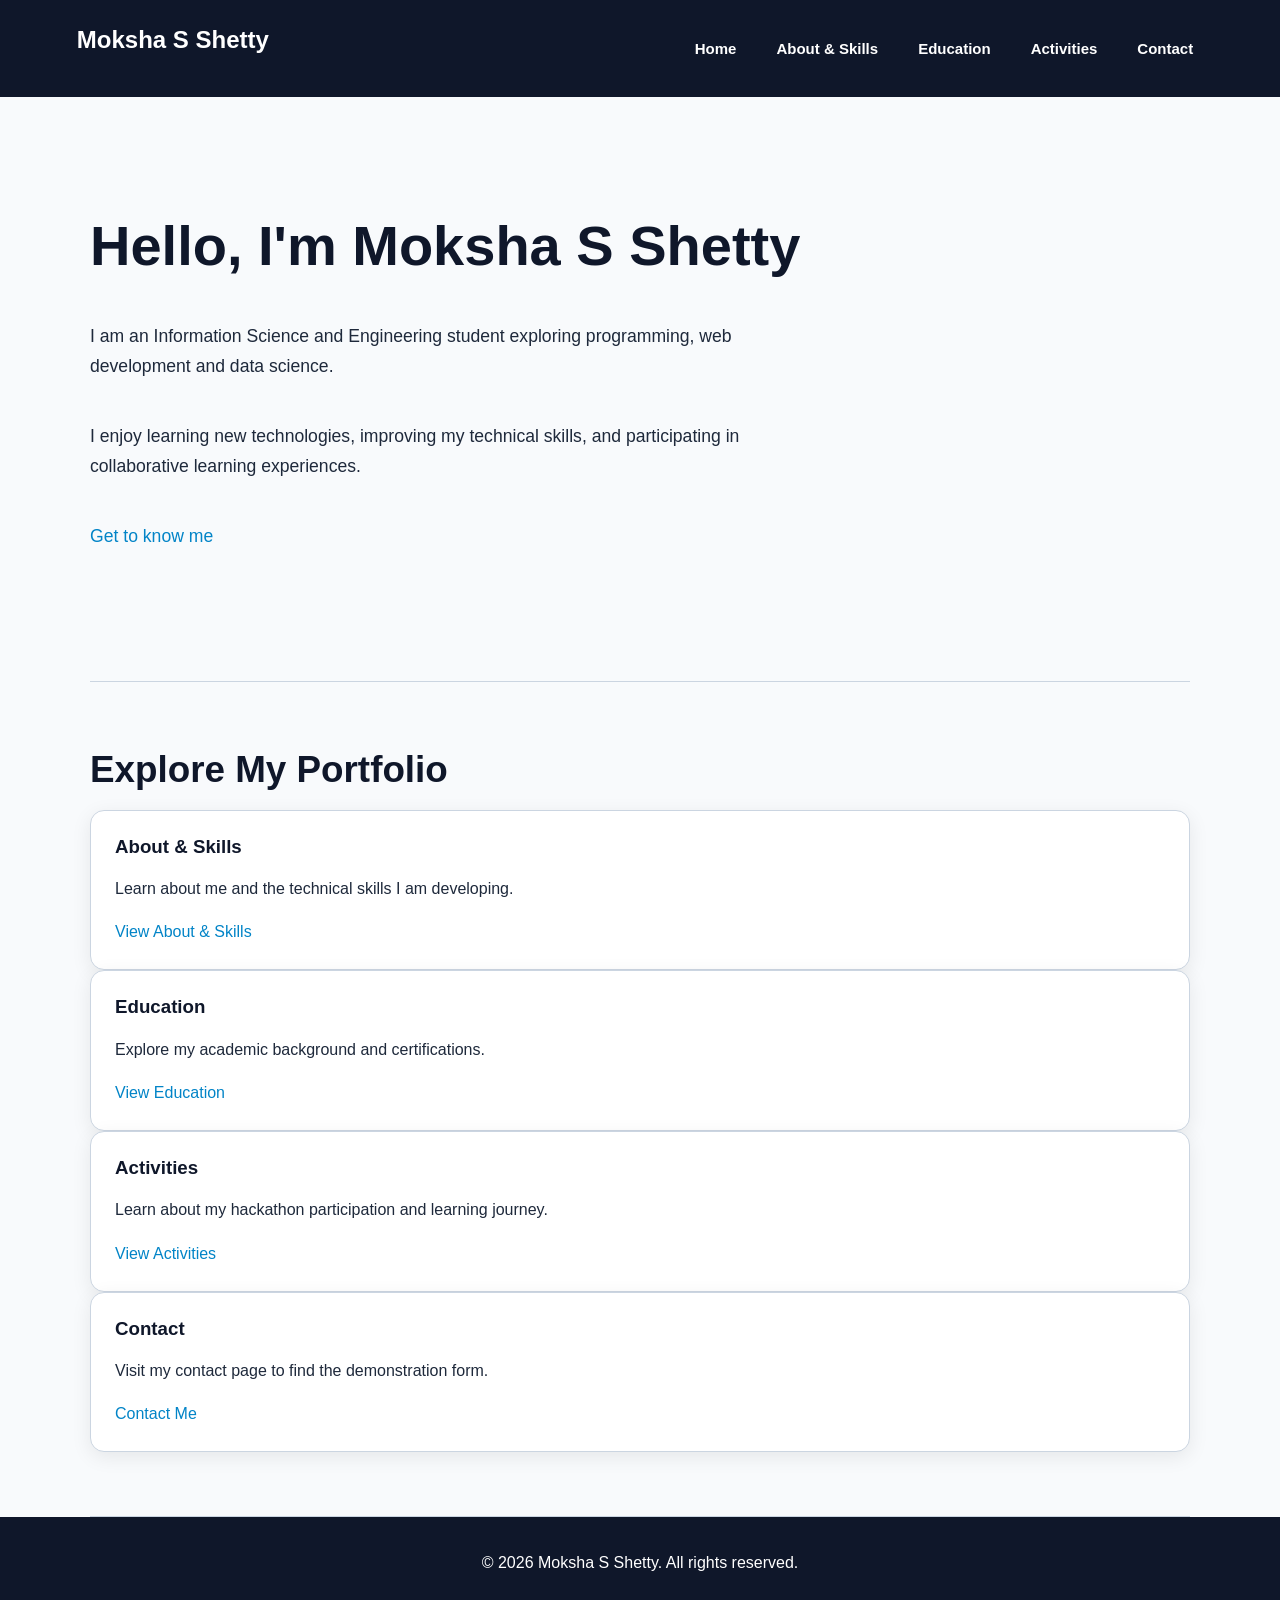
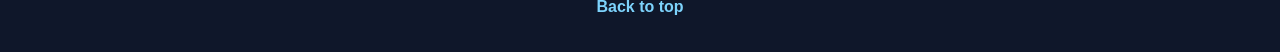
<file: index.html>
<!DOCTYPE html>
<html lang="en">
<head>
    <meta charset="UTF-8">
    <meta name="viewport" content="width=device-width, initial-scale=1.0">

    <title>Moksha S Shetty | Student Portfolio</title>
    <meta name="description" content="Welcome to the portfolio of Moksha S Shetty, an Information Science and Engineering student interested in programming, cybersecurity, and data science.">
    <meta name="author" content="Moksha S Shetty">

    <link rel="stylesheet" href="style.css">
</head>

<body>
    <a class="skip-link" href="#main-content">
        Skip to main content
    </a>

    <header>
        <p><strong>Moksha S Shetty</strong></p>

        <nav aria-label="Main navigation">
            <ul>
                <li><a href="index.html" aria-current="page">Home</a></li>
                <li><a href="about.html">About &amp; Skills</a></li>
                <li><a href="education.html">Education</a></li>
                <li><a href="activities.html">Activities</a></li>
                <li><a href="contact.html">Contact</a></li>
            </ul>
        </nav>
    </header>

    <main id="main-content">
        <section class="intro" aria-labelledby="intro-heading">
            <h1 id="intro-heading">Hello, I'm Moksha S Shetty</h1>

            <p>
                I am an Information Science and Engineering student
                exploring programming, web development and data science.
            </p>

            <p>
                I enjoy learning new technologies, improving my
                technical skills, and participating in collaborative
                learning experiences.
            </p>

            <p>
                <a href="about.html">Get to know me</a>
            </p>
        </section>

        <section aria-labelledby="explore-heading">
            <h2 id="explore-heading">Explore My Portfolio</h2>

            <article class="card">
                <h3>About &amp; Skills</h3>
                <p>Learn about me and the technical skills I am developing.</p>
                <a href="about.html">View About &amp; Skills</a>
            </article>

            <article class="card">
                <h3>Education</h3>
                <p>Explore my academic background and certifications.</p>
                <a href="education.html">View Education</a>
            </article>

            <article class="card">
                <h3>Activities</h3>
                <p>Learn about my hackathon participation and learning journey.</p>
                <a href="activities.html">View Activities</a>
            </article>

            <article class="card">
                <h3>Contact</h3>
                <p>Visit my contact page to find the demonstration form.</p>
                <a href="contact.html">Contact Me</a>
            </article>
        </section>
    </main>

    <footer>
        <p>
            &copy; <time datetime="2026">2026</time>
            Moksha S Shetty. All rights reserved.
        </p>

        <nav aria-label="Footer navigation">
            <a href="#main-content">Back to top</a>
        </nav>
    </footer>
</body>
</html>
</file>
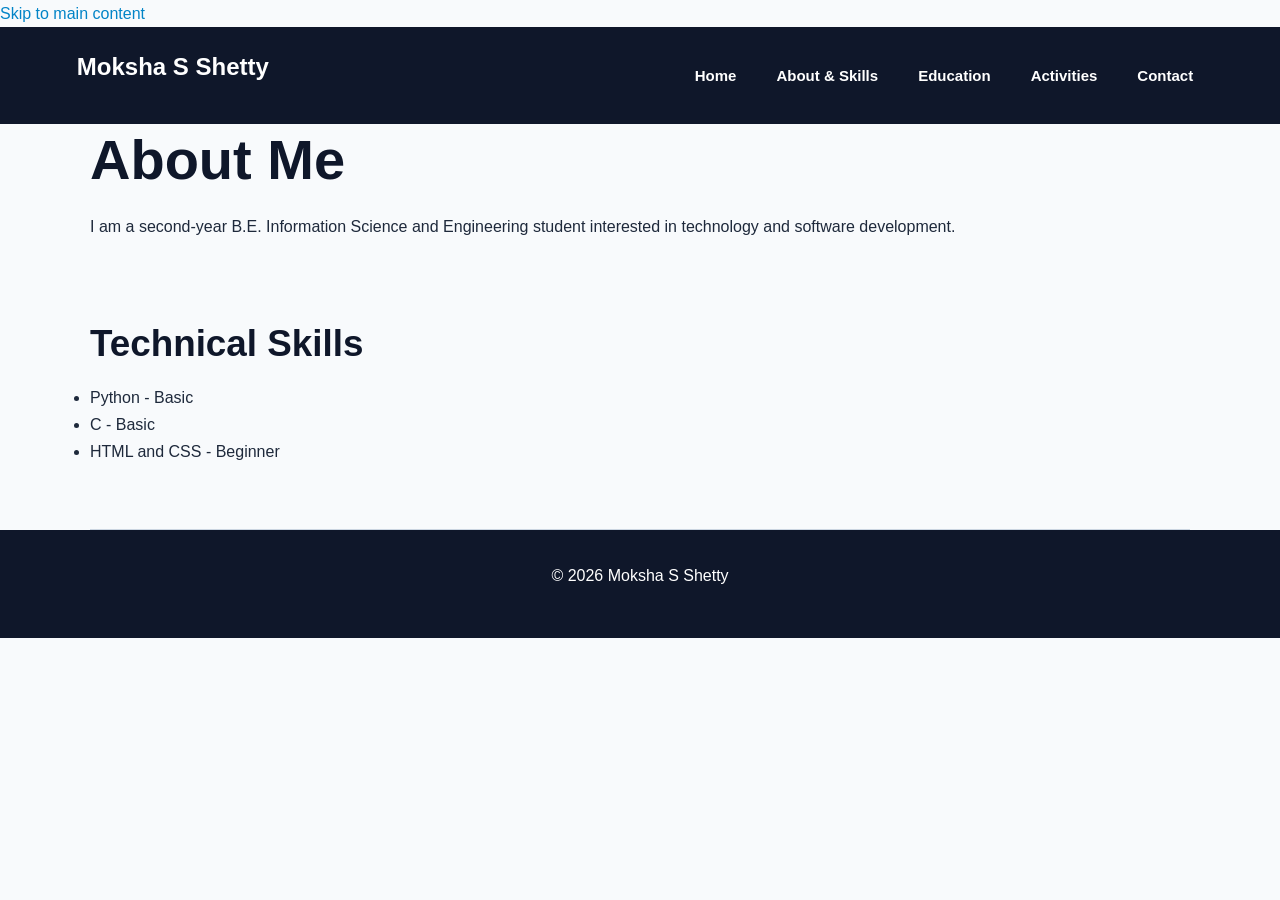
<file: about.html>
<!DOCTYPE html>
<html lang="en">
<head>
    <meta charset="UTF-8">
    <meta name="viewport" content="width=device-width, initial-scale=1.0">
    <meta name="description" content="Learn about my background and technical skills.">
    <title>About & Skills | Moksha S Shetty</title>
    <link rel="stylesheet" href="style.css">
</head>
<body>
    <a href="#main-content">Skip to main content</a>

    <header>
        <p><strong>Moksha S Shetty</strong></p>
        <nav aria-label="Main navigation">
            <ul>
                <li><a href="index.html">Home</a></li>
                <li><a href="about.html" aria-current="page">About &amp; Skills</a></li>
                <li><a href="education.html">Education</a></li>
                <li><a href="activities.html">Activities</a></li>
                <li><a href="contact.html">Contact</a></li>
            </ul>
        </nav>
    </header>

    <main id="main-content">
        <h1>About Me</h1>
        <p>I am a second-year B.E. Information Science and Engineering student interested in technology and software development.</p>

        <section>
            <h2>Technical Skills</h2>
            <ul>
                <li>Python - Basic</li>
                <li>C - Basic</li>
                <li>HTML and CSS - Beginner</li>
            </ul>
        </section>
    </main>

    <footer>
        <p>&copy; 2026 Moksha S Shetty</p>
    </footer>
</body>
</html>
</file>
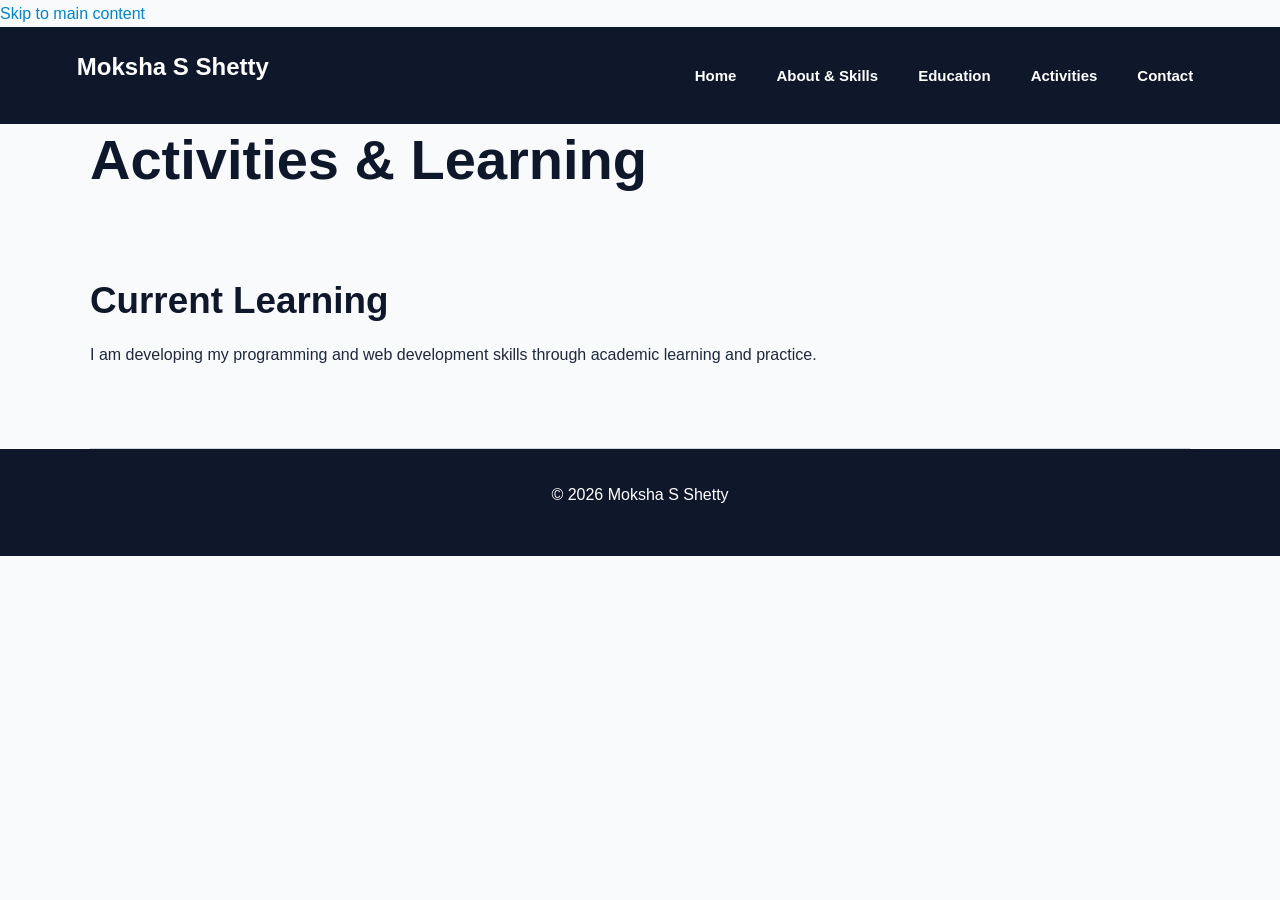
<file: activities.html>
<!DOCTYPE html>
<html lang="en">
<head>
    <meta charset="UTF-8">
    <meta name="viewport" content="width=device-width, initial-scale=1.0">
    <meta name="description" content="My hackathon participation and learning activities.">
    <title>Activities | Moksha S Shetty</title>
    <link rel="stylesheet" href="style.css">
</head>
<body>
    <a href="#main-content">Skip to main content</a>

    <header>
        <p><strong>Moksha S Shetty</strong></p>
        <nav aria-label="Main navigation">
            <ul>
                <li><a href="index.html">Home</a></li>
                <li><a href="about.html">About &amp; Skills</a></li>
                <li><a href="education.html">Education</a></li>
                <li><a href="activities.html" aria-current="page">Activities</a></li>
                <li><a href="contact.html">Contact</a></li>
            </ul>
        </nav>
    </header>

    <main id="main-content">
        <h1>Activities & Learning</h1>

        <section>
            <h2>Current Learning</h2>
            <p>I am developing my programming and web development skills through academic learning and practice.</p>
        </section>
    </main>

    <footer>
        <p>&copy; 2026 Moksha S Shetty</p>
    </footer>
</body>
</html>
</file>
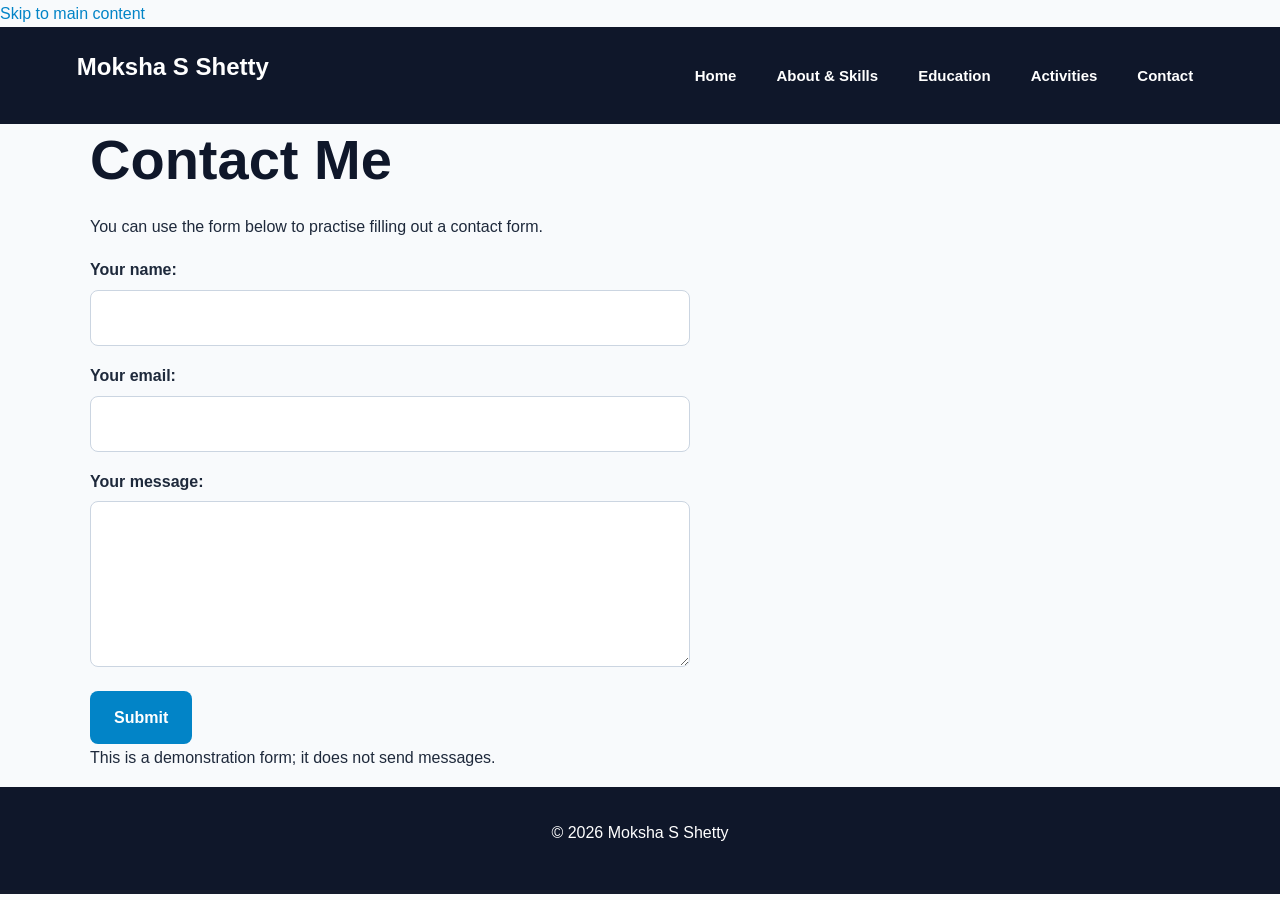
<file: contact.html>
<!DOCTYPE html>
<html lang="en">
<head>
    <meta charset="UTF-8">
    <meta name="viewport" content="width=device-width, initial-scale=1.0">
    <meta name="description" content="Contact me through my portfolio contact form.">
    <title>Contact | Moksha S Shetty</title>
    <link rel="stylesheet" href="style.css">
</head>
<body>
    <a href="#main-content">Skip to main content</a>

    <header>
        <p><strong>Moksha S Shetty</strong></p>
        <nav aria-label="Main navigation">
            <ul>
                <li><a href="index.html">Home</a></li>
                <li><a href="about.html">About &amp; Skills</a></li>
                <li><a href="education.html">Education</a></li>
                <li><a href="activities.html">Activities</a></li>
                <li><a href="contact.html" aria-current="page">Contact</a></li>
            </ul>
        </nav>
    </header>

    <main id="main-content">
        <h1>Contact Me</h1>
        <p>You can use the form below to practise filling out a contact form.</p>

        <form action="#" method="get">
            <p>
                <label for="name">Your name:</label>
                <input type="text" id="name" name="name" autocomplete="name" required>
            </p>

            <p>
                <label for="email">Your email:</label>
                <input type="email" id="email" name="email" autocomplete="email" required>
            </p>

            <p>
                <label for="message">Your message:</label>
                <textarea id="message" name="message" rows="5" required></textarea>
            </p>

            <button type="submit">Submit</button>
        </form>

        <p>This is a demonstration form; it does not send messages.</p>
    </main>

    <footer>
        <p>&copy; 2026 Moksha S Shetty</p>
    </footer>
</body>
</html>
</file>
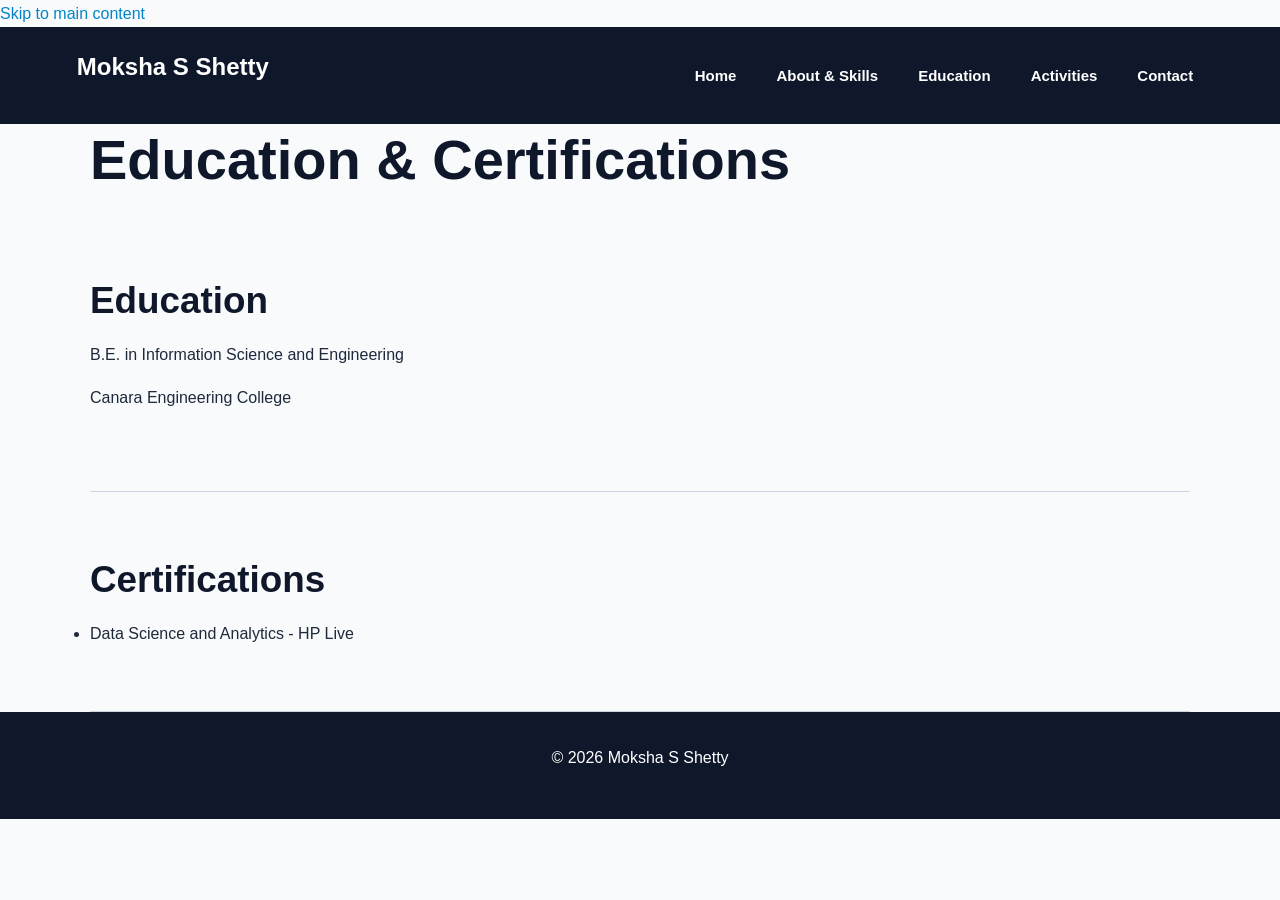
<file: education.html>
<!DOCTYPE html>
<html lang="en">
<head>
    <meta charset="UTF-8">
    <meta name="viewport" content="width=device-width, initial-scale=1.0">
    <meta name="description" content="My education and completed certifications.">
    <title>Education | Moksha S Shetty</title>
    <link rel="stylesheet" href="style.css">
</head>
<body>
    <a href="#main-content">Skip to main content</a>

    <header>
        <p><strong>Moksha S Shetty</strong></p>
        <nav aria-label="Main navigation">
            <ul>
                <li><a href="index.html">Home</a></li>
                <li><a href="about.html">About &amp; Skills</a></li>
                <li><a href="education.html" aria-current="page">Education</a></li>
                <li><a href="activities.html">Activities</a></li>
                <li><a href="contact.html">Contact</a></li>
            </ul>
        </nav>
    </header>

    <main id="main-content">
        <h1>Education & Certifications</h1>

        <section>
            <h2>Education</h2>
            <p>B.E. in Information Science and Engineering</p>
            <p>Canara Engineering College</p>
        </section>

        <section>
            <h2>Certifications</h2>
            <ul>
                <li>Data Science and Analytics - HP Live</li>
            </ul>
        </section>
    </main>

    <footer>
        <p>&copy; 2026 Moksha S Shetty</p>
    </footer>
</body>
</html>
</file>
<file: style.css>
/* =====================================
   1. CSS CUSTOM VARIABLES
===================================== */

:root {
    --bg-color: #f8fafc;
    --text-color: #1e293b;
    --heading-color: #0f172a;
    --primary-color: #0284c7;
    --secondary-color: #0f172a;
    --card-color: #ffffff;
    --border-color: #cbd5e1;
    --skill-bg: #e0f2fe;
    --skill-text: #075985;
    --shadow: 0 5px 20px rgba(0,0,0,0.08);
    --radius: 14px;
}

/* =====================================
   2. DARK MODE
===================================== */

@media (prefers-color-scheme: dark) {
    :root {
        --bg-color: #020617;
        --text-color: #cbd5e1;
        --heading-color: #f8fafc;
        --primary-color: #38bdf8;
        --secondary-color: #0f172a;
        --card-color: #1e293b;
        --border-color: #334155;
        --skill-bg: #164e63;
        --skill-text: #e0f2fe;
        --shadow: 0 5px 20px rgba(0,0,0,0.3);
    }
}

/* =====================================
   3. GLOBAL RESET
===================================== */

* {
    margin: 0;
    padding: 0;
    box-sizing: border-box;
}

html {
    scroll-behavior: smooth;
    scroll-padding-top: 1rem;
}

body {
    font-family: Arial, sans-serif;
    line-height: 1.7;
    background: var(--bg-color);
    color: var(--text-color);
    transition: background 0.3s, color 0.3s;
}

img {
    max-width: 100%;
    height: auto;
    display: block;
}

a {
    color: var(--primary-color);
    text-decoration: none;
    transition: 0.3s;
}

a:hover {
    opacity: 0.8;
}

/* =====================================
   4. ACCESSIBILITY
===================================== */

a:focus-visible,
input:focus-visible,
textarea:focus-visible,
button:focus-visible,
summary:focus-visible {
    outline: 3px solid #f59e0b;
    outline-offset: 4px;
}

.skip-link {
    position: absolute;
    top: -100px;
    left: 1rem;
    z-index: 100;
    padding: 0.75rem 1rem;
    background: var(--card-color);
    color: var(--text-color);
}

.skip-link:focus {
    top: 1rem;
}

/* =====================================
   5. HEADER AND NAVIGATION
===================================== */

header {
    background: var(--secondary-color);
    color: white;
    padding: 1rem 6%;
    display: flex;
    flex-wrap: wrap;
    justify-content: space-between;
    align-items: center;
    gap: 1rem;
}

header p {
    font-size: 1.5rem;
    font-weight: bold;
}

nav ul {
    display: flex;
    flex-wrap: wrap;
    align-items: center;
    gap: 1rem 1.5rem;
    list-style: none;
}

nav a {
    color: white;
    font-weight: bold;
}

nav a:hover {
    color: #7dd3fc;
}

/* =====================================
   6. MAIN CONTENT
===================================== */

main {
    width: min(100% - 2rem, 1100px);
    margin: auto;
}

section {
    padding: 3rem 0;
    border-bottom: 1px solid var(--border-color);
}

h1, h2, h3 {
    color: var(--heading-color);
    line-height: 1.3;
    margin-bottom: 1rem;
}

h1 {
    font-size: clamp(2rem, 5vw, 3.5rem);
}

h2 {
    font-size: clamp(1.6rem, 3vw, 2.3rem);
}

p {
    margin-bottom: 1rem;
}

/* =====================================
   7. HERO / INTRO SECTION
===================================== */

.intro {
    padding: 5rem 0;
    display: flex;
    flex-direction: column;
    justify-content: center;
    gap: 1.5rem;
}

.intro h1 span {
    color: var(--primary-color);
}

.intro p {
    max-width: 650px;
    font-size: 1.1rem;
}

/* =====================================
   8. BUTTON DESIGN
===================================== */

button,
.btn {
    display: inline-block;
    padding: 0.8rem 1.5rem;
    background: var(--primary-color);
    color: white;
    border: none;
    border-radius: 8px;
    font: inherit;
    font-weight: bold;
    cursor: pointer;
    transition: transform 0.3s, box-shadow 0.3s;
}

button:hover,
.btn:hover {
    transform: translateY(-3px);
    box-shadow: var(--shadow);
}

/* =====================================
   9. CSS GRID - PROJECTS
===================================== */

.projects-grid {
    display: grid;
    grid-template-columns: repeat(auto-fit, minmax(min(100%, 260px), 1fr));
    gap: 1.5rem;
}

/* =====================================
   10. CARD DESIGN
===================================== */

.card {
    background: var(--card-color);
    border: 1px solid var(--border-color);
    border-radius: var(--radius);
    padding: 1.5rem;
    box-shadow: var(--shadow);
    transition: transform 0.3s, box-shadow 0.3s;
}

.card:hover {
    transform: translateY(-6px);
    box-shadow: 0 12px 25px rgba(0,0,0,0.15);
}

/* =====================================
   11. SKILLS SECTION
===================================== */

.skills {
    display: flex;
    flex-wrap: wrap;
    gap: 0.8rem;
    list-style: none;
}

.skills li {
    background: var(--skill-bg);
    color: var(--skill-text);
    border: 1px solid var(--border-color);
    border-radius: 25px;
    padding: 0.5rem 1rem;
    font-weight: bold;
}

/* =====================================
   12. CONTACT FORM
===================================== */

form {
    max-width: 600px;
}

label {
    display: block;
    margin-top: 1rem;
    font-weight: bold;
}

input,
textarea {
    width: 100%;
    padding: 0.85rem;
    margin-top: 0.4rem;
    font: inherit;
    background: var(--card-color);
    color: var(--text-color);
    border: 1px solid var(--border-color);
    border-radius: 8px;
}

textarea {
    min-height: 140px;
    resize: vertical;
}

/* =====================================
   13. FOOTER
===================================== */

footer {
    background: var(--secondary-color);
    color: white;
    text-align: center;
    padding: 2rem 1rem;
}

footer a {
    color: #7dd3fc;
}

/* =====================================
   14. TABLET RESPONSIVE DESIGN
===================================== */

@media (min-width: 600px) {
    main {
        width: min(100% - 3rem, 1100px);
    }

    .intro {
        padding: 6rem 0;
    }
}

/* =====================================
   15. DESKTOP RESPONSIVE DESIGN
===================================== */

@media (min-width: 900px) {
    .intro {
        min-height: 65vh;
    }

    section {
        padding: 4rem 0;
    }
}

/* =====================================
   16. SMALL MOBILE RESPONSIVE DESIGN
===================================== */

@media (max-width: 480px) {
    header {
        flex-direction: column;
        align-items: flex-start;
    }

    nav ul {
        gap: 0.7rem 1rem;
    }

    .intro {
        padding: 3rem 0;
    }

    .card {
        padding: 1rem;
    }
}

/* =====================================
   17. REDUCED MOTION
===================================== */

@media (prefers-reduced-motion: reduce) {
    html {
        scroll-behavior: auto;
    }

    *,
    *::before,
    *::after {
        animation-duration: 0.01ms !important;
        transition-duration: 0.01ms !important;
    }
}

/* ===== RESPONSIVE NAVIGATION ===== */

/* Tablet and mobile */
header {
    display: flex;
    flex-wrap: wrap;
    align-items: center;
    justify-content: space-between;
    gap: 15px;
    padding: 20px 6%;
}

header nav {
    flex: 1 1 100%;
}

header nav ul {
    display: flex;
    flex-wrap: wrap;
    justify-content: center;
    align-items: center;
    gap: 8px 16px;
    list-style: none;
    padding: 0;
    margin: 0;
}

header nav ul li a {
    display: block;
    padding: 8px 10px;
    text-decoration: none;
    font-size: 15px;
}

/* Desktop */
@media (min-width: 768px) {
    header {
        flex-wrap: nowrap;
    }

    header nav {
        flex: 1 1 auto;
    }

    header nav ul {
        justify-content: flex-end;
        gap: 12px 20px;
    }
}

/* Small mobile screens */
@media (max-width: 480px) {
    header {
        flex-direction: column;
        text-align: center;
        padding: 15px 4%;
    }

    header nav ul {
        gap: 5px 8px;
    }

    header nav ul li a {
        font-size: 13px;
        padding: 7px;
    }
}
</file>
